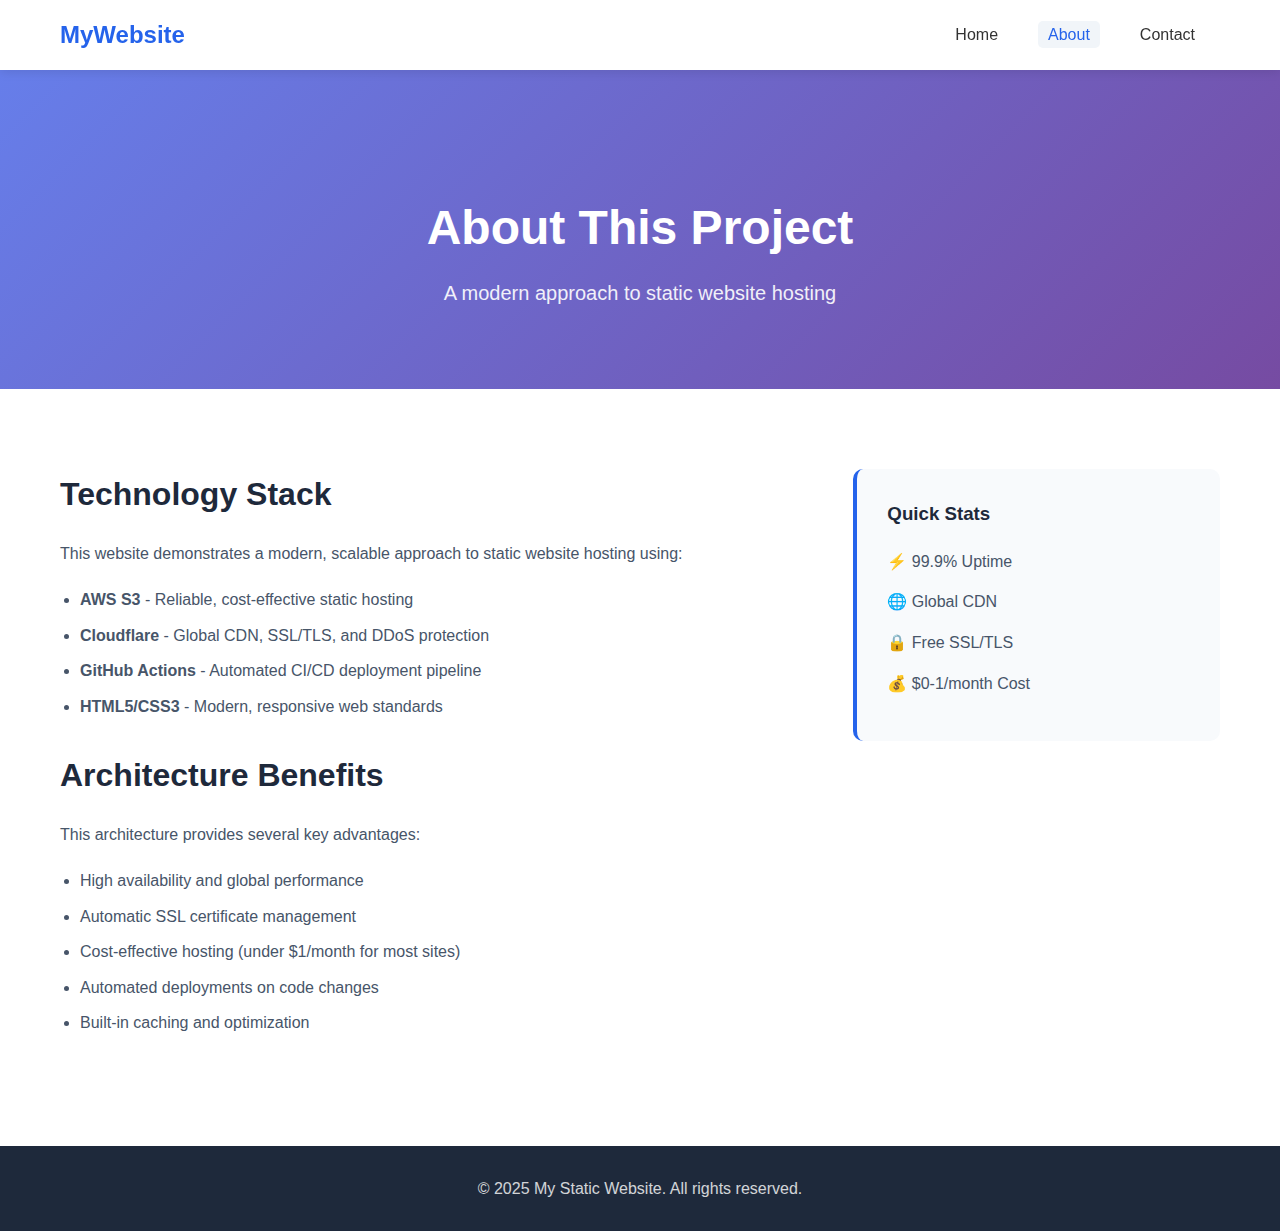
<file: about.html>
<!DOCTYPE html>
<html lang="en">
<head>
    <meta charset="UTF-8">
    <meta name="viewport" content="width=device-width, initial-scale=1.0">
    <title>About - My Static Website</title>
    <meta name="description" content="Learn about our static website project">
    <link rel="stylesheet" href="css/styles.css">
    <link rel="icon" type="image/x-icon" href="/favicon.ico">
</head>
<body>
    <header>
        <nav class="navbar">
            <div class="nav-container">
                <div class="nav-logo">
                    <a href="/">MyWebsite</a>
                </div>
                <ul class="nav-menu">
                    <li class="nav-item">
                        <a href="index.html" class="nav-link">Home</a>
                    </li>
                    <li class="nav-item">
                        <a href="about.html" class="nav-link active">About</a>
                    </li>
                    <li class="nav-item">
                        <a href="contact.html" class="nav-link">Contact</a>
                    </li>
                </ul>
                <div class="nav-toggle" id="mobile-menu">
                    <span class="bar"></span>
                    <span class="bar"></span>
                    <span class="bar"></span>
                </div>
            </div>
        </nav>
    </header>

    <main>
        <section class="page-header">
            <div class="container">
                <h1>About This Project</h1>
                <p>A modern approach to static website hosting</p>
            </div>
        </section>

        <section class="content">
            <div class="container">
                <div class="content-grid">
                    <div class="content-main">
                        <h2>Technology Stack</h2>
                        <p>This website demonstrates a modern, scalable approach to static website hosting using:</p>
                        <ul>
                            <li><strong>AWS S3</strong> - Reliable, cost-effective static hosting</li>
                            <li><strong>Cloudflare</strong> - Global CDN, SSL/TLS, and DDoS protection</li>
                            <li><strong>GitHub Actions</strong> - Automated CI/CD deployment pipeline</li>
                            <li><strong>HTML5/CSS3</strong> - Modern, responsive web standards</li>
                        </ul>

                        <h2>Architecture Benefits</h2>
                        <p>This architecture provides several key advantages:</p>
                        <ul>
                            <li>High availability and global performance</li>
                            <li>Automatic SSL certificate management</li>
                            <li>Cost-effective hosting (under $1/month for most sites)</li>
                            <li>Automated deployments on code changes</li>
                            <li>Built-in caching and optimization</li>
                        </ul>
                    </div>
                    <div class="content-sidebar">
                        <div class="sidebar-card">
                            <h3>Quick Stats</h3>
                            <ul class="stats-list">
                                <li>⚡ 99.9% Uptime</li>
                                <li>🌐 Global CDN</li>
                                <li>🔒 Free SSL/TLS</li>
                                <li>💰 $0-1/month Cost</li>
                            </ul>
                        </div>
                    </div>
                </div>
            </div>
        </section>
    </main>

    <footer>
        <div class="container">
            <p>&copy; 2025 My Static Website. All rights reserved.</p>
        </div>
    </footer>

    <script src="js/script.js"></script>
</body>
</html>
</file>
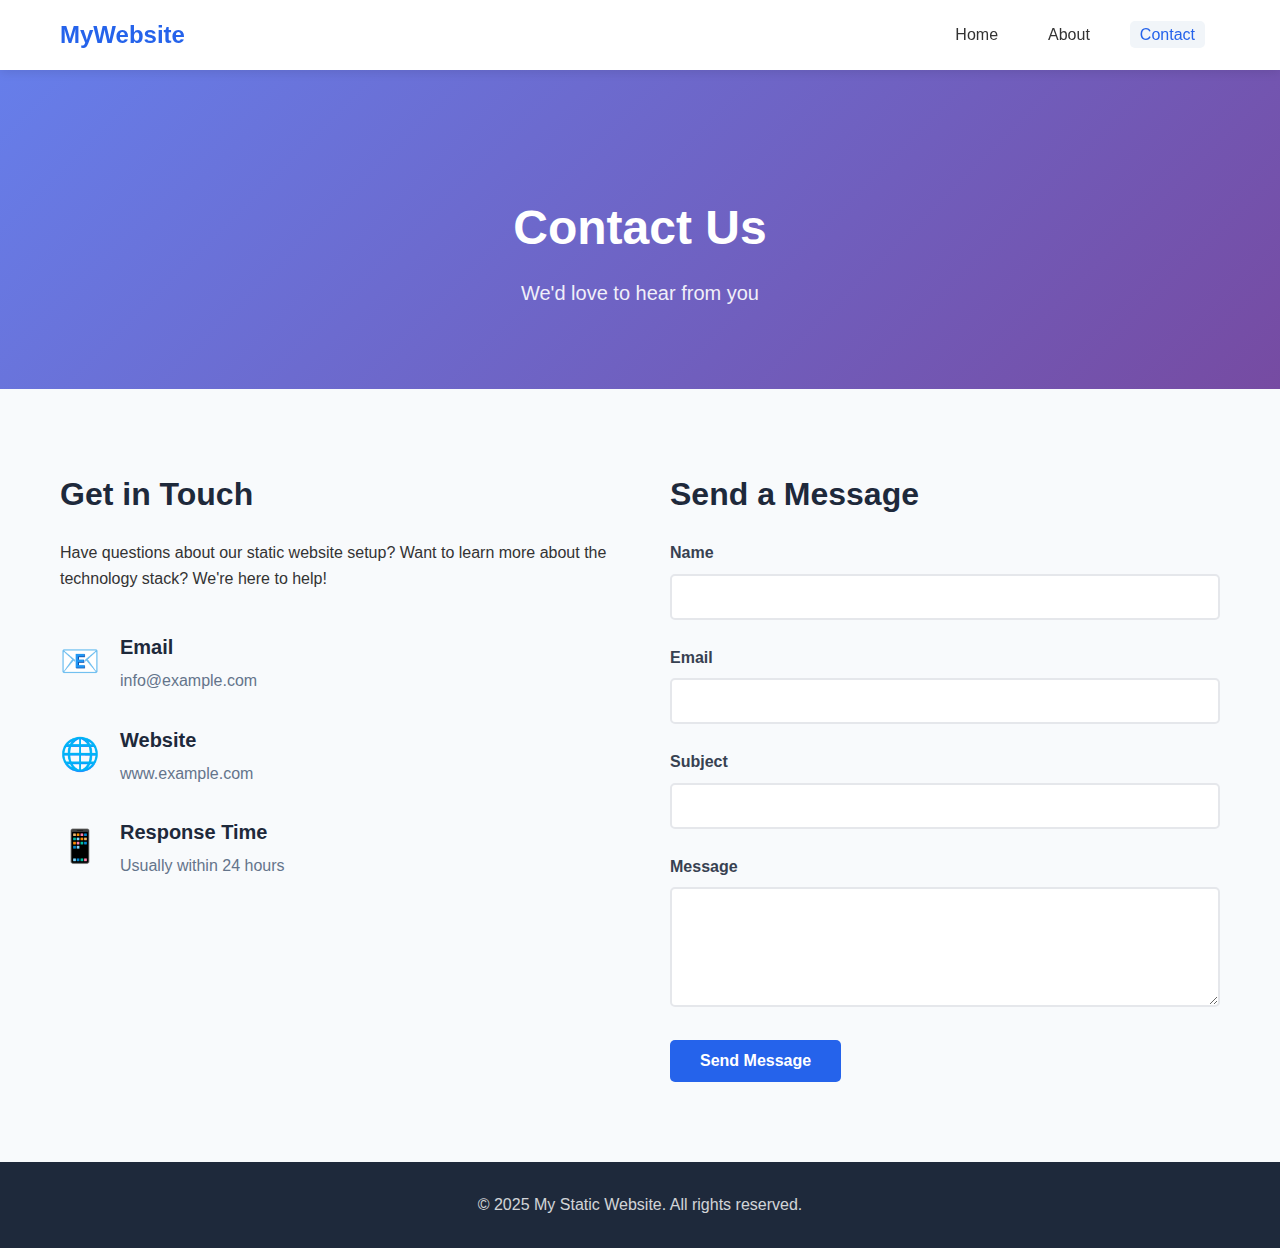
<file: contact.html>
<!DOCTYPE html>
<html lang="en">
<head>
    <meta charset="UTF-8">
    <meta name="viewport" content="width=device-width, initial-scale=1.0">
    <title>Contact - My Static Website</title>
    <meta name="description" content="Get in touch with us">
    <link rel="stylesheet" href="css/styles.css">
    <link rel="icon" type="image/x-icon" href="/favicon.ico">
</head>
<body>
    <header>
        <nav class="navbar">
            <div class="nav-container">
                <div class="nav-logo">
                    <a href="/">MyWebsite</a>
                </div>
                <ul class="nav-menu">
                    <li class="nav-item">
                        <a href="index.html" class="nav-link">Home</a>
                    </li>
                    <li class="nav-item">
                        <a href="about.html" class="nav-link">About</a>
                    </li>
                    <li class="nav-item">
                        <a href="contact.html" class="nav-link active">Contact</a>
                    </li>
                </ul>
                <div class="nav-toggle" id="mobile-menu">
                    <span class="bar"></span>
                    <span class="bar"></span>
                    <span class="bar"></span>
                </div>
            </div>
        </nav>
    </header>

    <main>
        <section class="page-header">
            <div class="container">
                <h1>Contact Us</h1>
                <p>We'd love to hear from you</p>
            </div>
        </section>

        <section class="contact">
            <div class="container">
                <div class="contact-grid">
                    <div class="contact-info">
                        <h2>Get in Touch</h2>
                        <p>Have questions about our static website setup? Want to learn more about the technology stack? We're here to help!</p>
                        
                        <div class="contact-details">
                            <div class="contact-item">
                                <div class="contact-icon">📧</div>
                                <div>
                                    <h3>Email</h3>
                                    <p>info@example.com</p>
                                </div>
                            </div>
                            <div class="contact-item">
                                <div class="contact-icon">🌐</div>
                                <div>
                                    <h3>Website</h3>
                                    <p>www.example.com</p>
                                </div>
                            </div>
                            <div class="contact-item">
                                <div class="contact-icon">📱</div>
                                <div>
                                    <h3>Response Time</h3>
                                    <p>Usually within 24 hours</p>
                                </div>
                            </div>
                        </div>
                    </div>
                    
                    <div class="contact-form">
                        <h2>Send a Message</h2>
                        <form id="contactForm">
                            <div class="form-group">
                                <label for="name">Name</label>
                                <input type="text" id="name" name="name" required>
                            </div>
                            <div class="form-group">
                                <label for="email">Email</label>
                                <input type="email" id="email" name="email" required>
                            </div>
                            <div class="form-group">
                                <label for="subject">Subject</label>
                                <input type="text" id="subject" name="subject" required>
                            </div>
                            <div class="form-group">
                                <label for="message">Message</label>
                                <textarea id="message" name="message" rows="5" required></textarea>
                            </div>
                            <button type="submit" class="btn btn-primary">Send Message</button>
                        </form>
                    </div>
                </div>
            </div>
        </section>
    </main>

    <footer>
        <div class="container">
            <p>&copy; 2025 My Static Website. All rights reserved.</p>
        </div>
    </footer>

    <script src="js/script.js"></script>
</body>
</html>
</file>
<file: css/styles.css>
/* Reset and base styles */
* {
    margin: 0;
    padding: 0;
    box-sizing: border-box;
}

body {
    font-family: 'Segoe UI', Tahoma, Geneva, Verdana, sans-serif;
    line-height: 1.6;
    color: #333;
    background-color: #fff;
}

.container {
    max-width: 1200px;
    margin: 0 auto;
    padding: 0 20px;
}

/* Navigation */
.navbar {
    background: #fff;
    box-shadow: 0 2px 10px rgba(0,0,0,0.1);
    position: fixed;
    top: 0;
    width: 100%;
    z-index: 1000;
}

.nav-container {
    max-width: 1200px;
    margin: 0 auto;
    padding: 0 20px;
    display: flex;
    justify-content: space-between;
    align-items: center;
    height: 70px;
}

.nav-logo a {
    font-size: 1.5rem;
    font-weight: bold;
    color: #2563eb;
    text-decoration: none;
}

.nav-menu {
    display: flex;
    list-style: none;
    align-items: center;
}

.nav-item {
    margin: 0 15px;
}

.nav-link {
    color: #333;
    text-decoration: none;
    font-weight: 500;
    padding: 5px 10px;
    border-radius: 5px;
    transition: all 0.3s ease;
}

.nav-link:hover,
.nav-link.active {
    color: #2563eb;
    background-color: #f1f5f9;
}

.nav-toggle {
    display: none;
    flex-direction: column;
    cursor: pointer;
}

.bar {
    width: 25px;
    height: 3px;
    background-color: #333;
    margin: 3px 0;
    transition: 0.3s;
}

/* Hero section */
.hero {
    background: linear-gradient(135deg, #667eea 0%, #764ba2 100%);
    color: white;
    min-height: 100vh;
    display: flex;
    align-items: center;
    justify-content: center;
    text-align: center;
    padding: 0 20px;
}

.hero-content h1 {
    font-size: 3.5rem;
    margin-bottom: 20px;
    font-weight: 700;
}

.hero-content p {
    font-size: 1.25rem;
    margin-bottom: 30px;
    max-width: 600px;
    opacity: 0.9;
}

.hero-buttons {
    display: flex;
    gap: 15px;
    justify-content: center;
    flex-wrap: wrap;
}

/* Buttons */
.btn {
    display: inline-block;
    padding: 12px 30px;
    text-decoration: none;
    border-radius: 5px;
    font-weight: 600;
    text-align: center;
    transition: all 0.3s ease;
    border: none;
    cursor: pointer;
    font-size: 1rem;
}

.btn-primary {
    background-color: #2563eb;
    color: white;
}

.btn-primary:hover {
    background-color: #1d4ed8;
    transform: translateY(-2px);
}

.btn-secondary {
    background-color: transparent;
    color: white;
    border: 2px solid white;
}

.btn-secondary:hover {
    background-color: white;
    color: #2563eb;
    transform: translateY(-2px);
}

/* Features section */
.features {
    padding: 100px 0;
    background-color: #f8fafc;
}

.features h2 {
    text-align: center;
    font-size: 2.5rem;
    margin-bottom: 50px;
    color: #1e293b;
}

.features-grid {
    display: grid;
    grid-template-columns: repeat(auto-fit, minmax(300px, 1fr));
    gap: 40px;
}

.feature {
    background: white;
    padding: 40px 30px;
    border-radius: 10px;
    text-align: center;
    box-shadow: 0 4px 6px rgba(0,0,0,0.1);
    transition: transform 0.3s ease;
}

.feature:hover {
    transform: translateY(-5px);
}

.feature-icon {
    font-size: 3rem;
    margin-bottom: 20px;
}

.feature h3 {
    font-size: 1.5rem;
    margin-bottom: 15px;
    color: #1e293b;
}

.feature p {
    color: #64748b;
    line-height: 1.6;
}

/* Page header */
.page-header {
    background: linear-gradient(135deg, #667eea 0%, #764ba2 100%);
    color: white;
    padding: 120px 0 80px;
    text-align: center;
    margin-top: 70px;
}

.page-header h1 {
    font-size: 3rem;
    margin-bottom: 10px;
}

.page-header p {
    font-size: 1.25rem;
    opacity: 0.9;
}

/* Content sections */
.content {
    padding: 80px 0;
}

.content-grid {
    display: grid;
    grid-template-columns: 2fr 1fr;
    gap: 60px;
}

.content-main h2 {
    font-size: 2rem;
    margin-bottom: 20px;
    color: #1e293b;
}

.content-main p {
    margin-bottom: 20px;
    color: #475569;
    line-height: 1.7;
}

.content-main ul {
    margin: 20px 0 30px 20px;
}

.content-main li {
    margin-bottom: 10px;
    color: #475569;
}

.sidebar-card {
    background: #f8fafc;
    padding: 30px;
    border-radius: 10px;
    border-left: 4px solid #2563eb;
}

.sidebar-card h3 {
    margin-bottom: 20px;
    color: #1e293b;
}

.stats-list {
    list-style: none;
}

.stats-list li {
    margin-bottom: 15px;
    font-weight: 500;
    color: #475569;
}

/* Contact section */
.contact {
    padding: 80px 0;
    background-color: #f8fafc;
}

.contact-grid {
    display: grid;
    grid-template-columns: 1fr 1fr;
    gap: 60px;
}

.contact-info h2,
.contact-form h2 {
    font-size: 2rem;
    margin-bottom: 20px;
    color: #1e293b;
}

.contact-details {
    margin-top: 40px;
}

.contact-item {
    display: flex;
    align-items: flex-start;
    margin-bottom: 30px;
}

.contact-icon {
    font-size: 2rem;
    margin-right: 20px;
    margin-top: 5px;
}

.contact-item h3 {
    font-size: 1.25rem;
    margin-bottom: 5px;
    color: #1e293b;
}

.contact-item p {
    color: #64748b;
}

/* Forms */
.form-group {
    margin-bottom: 25px;
}

.form-group label {
    display: block;
    margin-bottom: 8px;
    font-weight: 600;
    color: #374151;
}

.form-group input,
.form-group textarea {
    width: 100%;
    padding: 12px 15px;
    border: 2px solid #e5e7eb;
    border-radius: 5px;
    font-size: 1rem;
    transition: border-color 0.3s ease;
}

.form-group input:focus,
.form-group textarea:focus {
    outline: none;
    border-color: #2563eb;
}

.form-group textarea {
    resize: vertical;
    min-height: 120px;
}

/* Footer */
footer {
    background-color: #1e293b;
    color: white;
    text-align: center;
    padding: 30px 0;
}

footer p {
    opacity: 0.8;
}

/* Responsive design */
@media screen and (max-width: 768px) {
    .nav-menu {
        position: fixed;
        left: -100%;
        top: 70px;
        flex-direction: column;
        background-color: white;
        width: 100%;
        text-align: center;
        transition: 0.3s;
        box-shadow: 0 10px 27px rgba(0,0,0,0.05);
        padding: 20px 0;
    }

    .nav-menu.active {
        left: 0;
    }

    .nav-item {
        margin: 10px 0;
    }

    .nav-toggle {
        display: flex;
    }

    .nav-toggle.active .bar:nth-child(2) {
        opacity: 0;
    }

    .nav-toggle.active .bar:nth-child(1) {
        transform: translateY(8px) rotate(45deg);
    }

    .nav-toggle.active .bar:nth-child(3) {
        transform: translateY(-8px) rotate(-45deg);
    }

    .hero-content h1 {
        font-size: 2.5rem;
    }

    .hero-content p {
        font-size: 1.1rem;
    }

    .hero-buttons {
        flex-direction: column;
        align-items: center;
    }

    .btn {
        width: 200px;
    }

    .content-grid,
    .contact-grid {
        grid-template-columns: 1fr;
        gap: 40px;
    }

    .features h2,
    .page-header h1 {
        font-size: 2rem;
    }

    .contact-item {
        flex-direction: column;
        text-align: center;
    }

    .contact-icon {
        margin: 0 0 10px 0;
    }
}

@media screen and (max-width: 480px) {
    .container {
        padding: 0 15px;
    }

    .hero-content h1 {
        font-size: 2rem;
    }

    .features-grid {
        grid-template-columns: 1fr;
    }

    .feature {
        padding: 30px 20px;
    }
}
</file>
